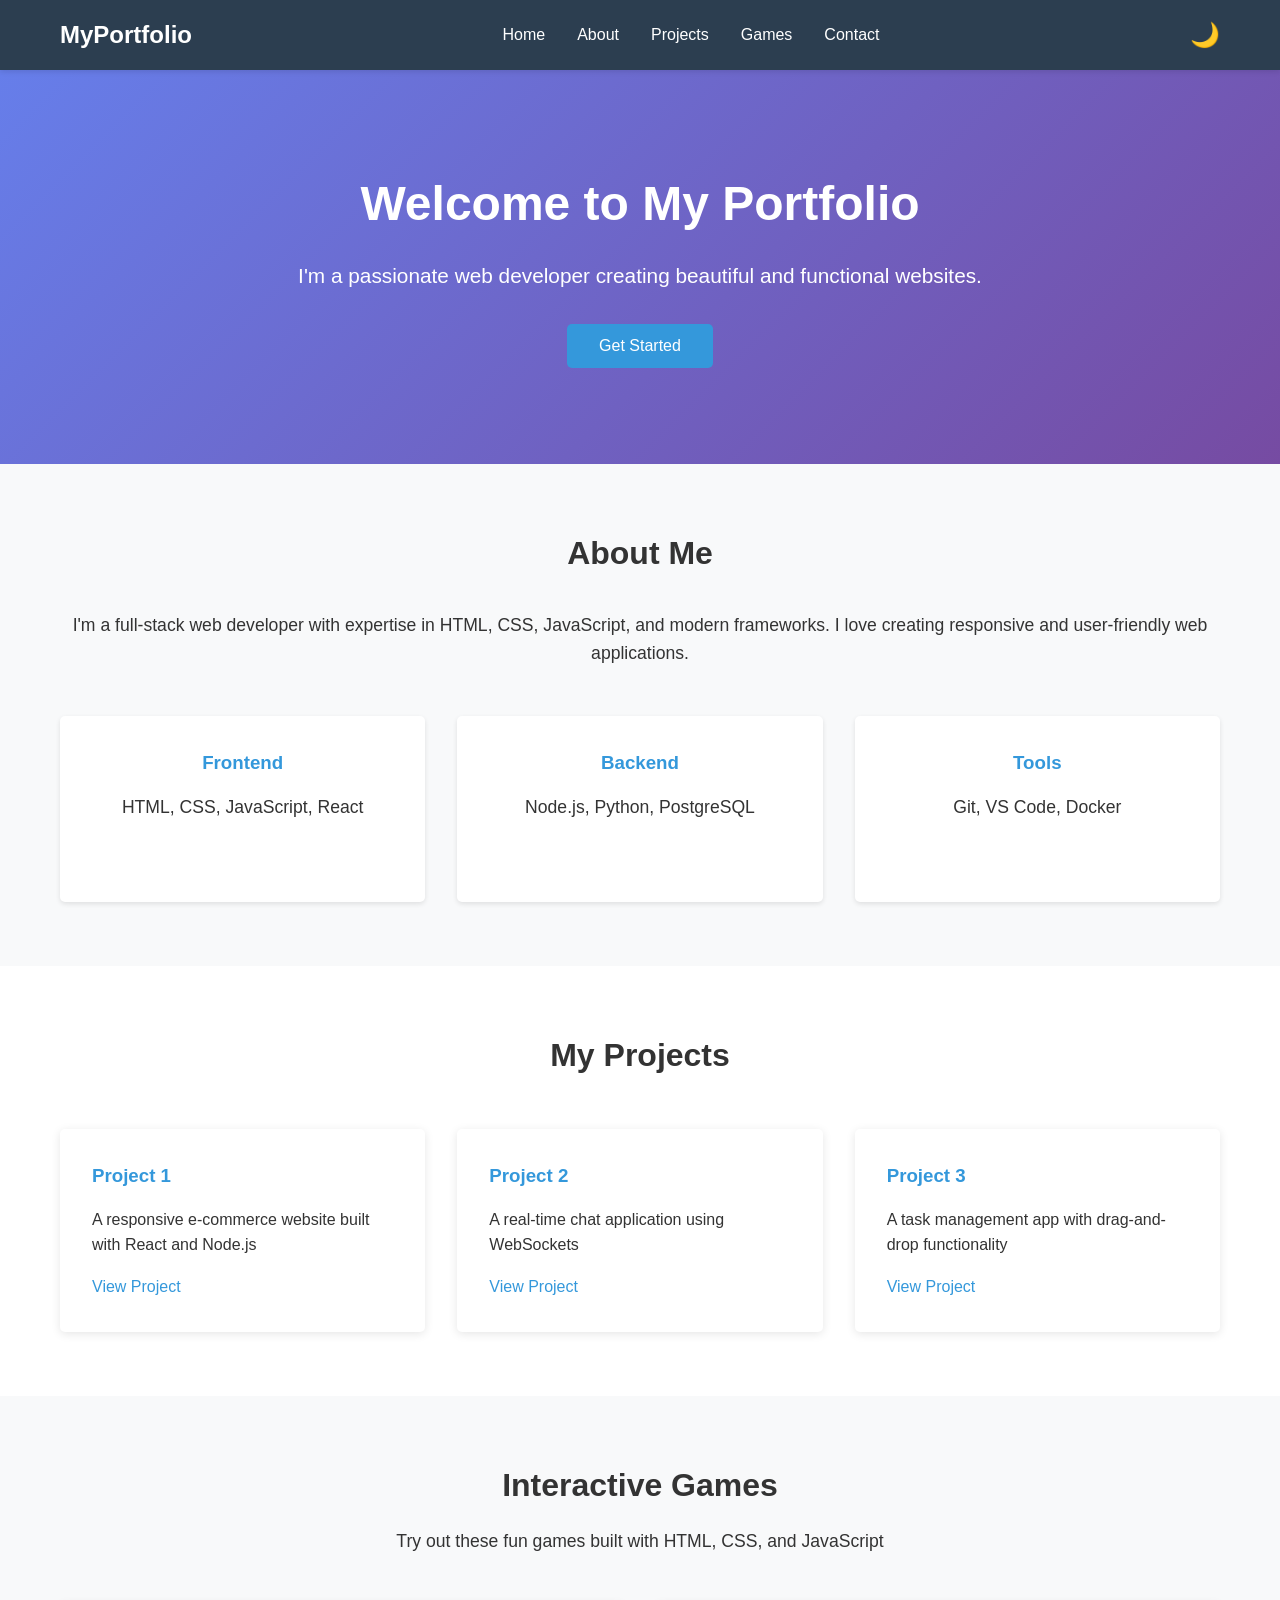
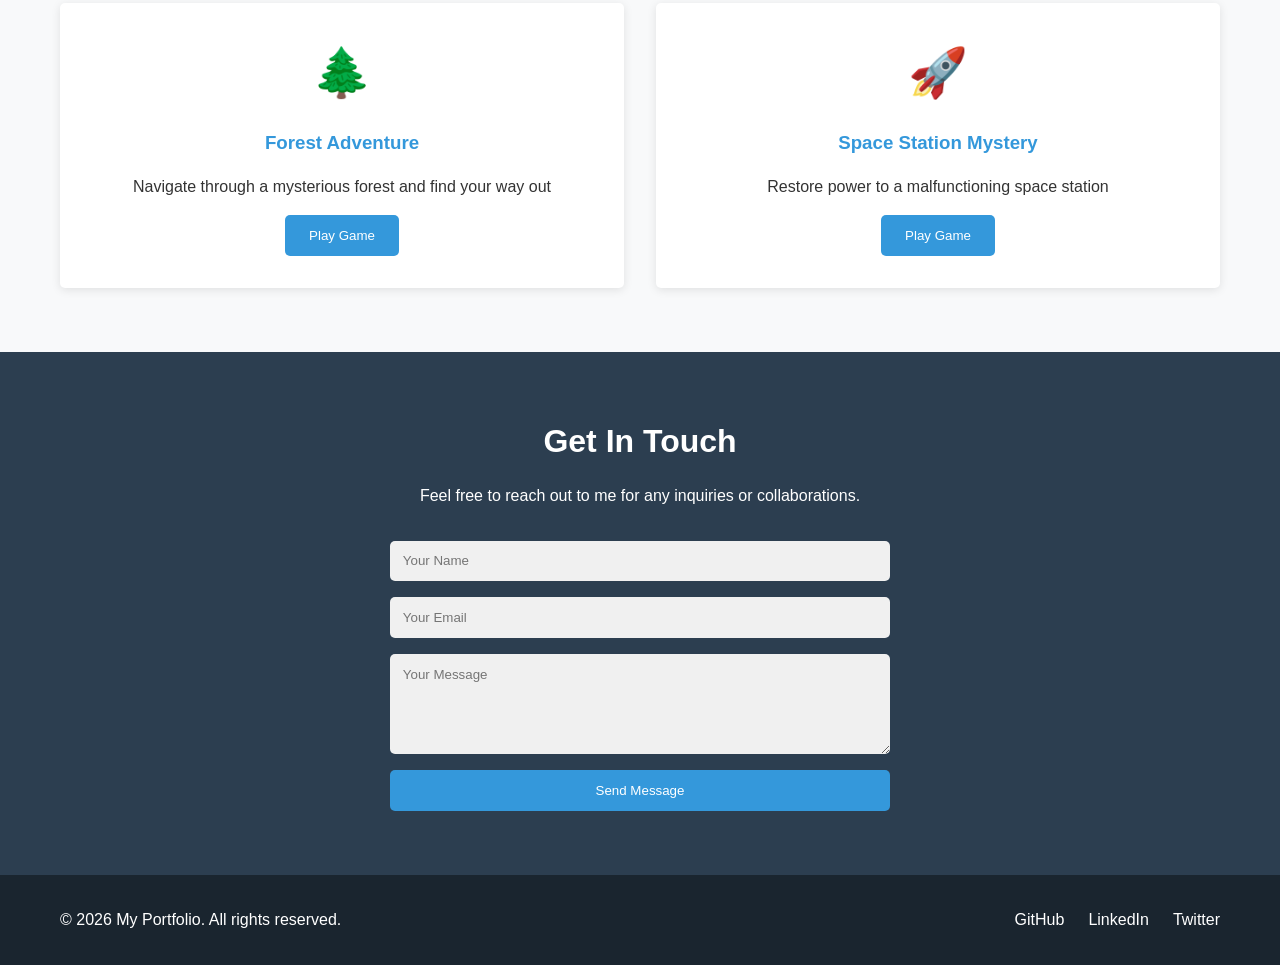
<file: index.html>
<!DOCTYPE html>
<html lang="en">
<head>
    <meta charset="UTF-8">
    <meta name="viewport" content="width=device-width, initial-scale=1.0">
    <title>My Portfolio - Web Developer</title>
    <link rel="stylesheet" href="styles.css">
</head>
<body>
    <!-- Navigation -->
    <nav class="navbar">
        <div class="container">
            <div class="logo">MyPortfolio</div>
            <ul class="nav-links">
                <li><a href="#home">Home</a></li>
                <li><a href="#about">About</a></li>
                <li><a href="#projects">Projects</a></li>
                <li><a href="#games">Games</a></li>
                <li><a href="#contact">Contact</a></li>
            </ul>
            <button class="theme-toggle" onclick="toggleDarkMode()">🌙</button>
        </div>
    </nav>

    <!-- Hero Section -->
    <section id="home" class="hero">
        <div class="container">
            <h1>Welcome to My Portfolio</h1>
            <p>I'm a passionate web developer creating beautiful and functional websites.</p>
            <button class="cta-button" onclick="document.getElementById('about').scrollIntoView({behavior: 'smooth'})">Get Started</button>
        </div>
    </section>

    <!-- About Section -->
    <section id="about" class="about">
        <div class="container">
            <h2>About Me</h2>
            <p>I'm a full-stack web developer with expertise in HTML, CSS, JavaScript, and modern frameworks. I love creating responsive and user-friendly web applications.</p>
            <div class="skills">
                <div class="skill">
                    <h3>Frontend</h3>
                    <p>HTML, CSS, JavaScript, React</p>
                </div>
                <div class="skill">
                    <h3>Backend</h3>
                    <p>Node.js, Python, PostgreSQL</p>
                </div>
                <div class="skill">
                    <h3>Tools</h3>
                    <p>Git, VS Code, Docker</p>
                </div>
            </div>
        </div>
    </section>

    <!-- Projects Section -->
    <section id="projects" class="projects">
        <div class="container">
            <h2>My Projects</h2>
            <div class="project-grid">
                <div class="project-card">
                    <h3>Project 1</h3>
                    <p>A responsive e-commerce website built with React and Node.js</p>
                    <a href="#" class="project-link">View Project</a>
                </div>
                <div class="project-card">
                    <h3>Project 2</h3>
                    <p>A real-time chat application using WebSockets</p>
                    <a href="#" class="project-link">View Project</a>
                </div>
                <div class="project-card">
                    <h3>Project 3</h3>
                    <p>A task management app with drag-and-drop functionality</p>
                    <a href="#" class="project-link">View Project</a>
                </div>
            </div>
        </div>
    </section>

    <!-- Games Section -->
    <section id="games" class="games">
        <div class="container">
            <h2>Interactive Games</h2>
            <p>Try out these fun games built with HTML, CSS, and JavaScript</p>
            <div class="games-grid">
                <div class="game-card" onclick="startForestGame()">
                    <div class="game-icon">🌲</div>
                    <h3>Forest Adventure</h3>
                    <p>Navigate through a mysterious forest and find your way out</p>
                    <button class="play-button">Play Game</button>
                </div>
                <div class="game-card" onclick="startSpaceGame()">
                    <div class="game-icon">🚀</div>
                    <h3>Space Station Mystery</h3>
                    <p>Restore power to a malfunctioning space station</p>
                    <button class="play-button">Play Game</button>
                </div>
            </div>
        </div>
    </section>

    <!-- Game Modal -->
    <div id="gameModal" class="modal">
        <div class="modal-content">
            <span class="close" onclick="closeGame()">&times;</span>
            <div id="gameContainer"></div>
        </div>
    </div>

    <!-- Contact Section -->
    <section id="contact" class="contact">
        <div class="container">
            <h2>Get In Touch</h2>
            <p>Feel free to reach out to me for any inquiries or collaborations.</p>
            <form class="contact-form" onsubmit="handleSubmit(event)">
                <input type="text" placeholder="Your Name" required>
                <input type="email" placeholder="Your Email" required>
                <textarea placeholder="Your Message" rows="5" required></textarea>
                <button type="submit" class="submit-button">Send Message</button>
            </form>
        </div>
    </section>

    <!-- Footer -->
    <footer>
        <div class="container">
            <p>&copy; 2026 My Portfolio. All rights reserved.</p>
            <div class="social-links">
                <a href="#">GitHub</a>
                <a href="#">LinkedIn</a>
                <a href="#">Twitter</a>
            </div>
        </div>
    </footer>

    <script src="games.js"></script>
    <script src="script.js"></script>
</body>
</html>
</file>
<file: styles.css>
/* General Styles */
* {
    margin: 0;
    padding: 0;
    box-sizing: border-box;
}

body {
    font-family: 'Segoe UI', Tahoma, Geneva, Verdana, sans-serif;
    line-height: 1.6;
    color: #333;
    background: #fff;
    transition: background 0.3s, color 0.3s;
}

body.dark-mode {
    background: #1a1a1a;
    color: #e0e0e0;
}

.container {
    max-width: 1200px;
    margin: 0 auto;
    padding: 0 20px;
}

/* Navigation */
.navbar {
    background: #2c3e50;
    color: white;
    padding: 1rem 0;
    position: sticky;
    top: 0;
    z-index: 100;
    box-shadow: 0 2px 5px rgba(0, 0, 0, 0.1);
}

.navbar .container {
    display: flex;
    justify-content: space-between;
    align-items: center;
}

.logo {
    font-size: 1.5rem;
    font-weight: bold;
}

.nav-links {
    display: flex;
    list-style: none;
    gap: 2rem;
}

.nav-links a {
    color: white;
    text-decoration: none;
    transition: color 0.3s;
}

.nav-links a:hover {
    color: #3498db;
}

.theme-toggle {
    background: none;
    border: none;
    font-size: 1.5rem;
    cursor: pointer;
    transition: transform 0.3s;
}

.theme-toggle:hover {
    transform: scale(1.2);
}

/* Hero Section */
.hero {
    background: linear-gradient(135deg, #667eea 0%, #764ba2 100%);
    color: white;
    text-align: center;
    padding: 6rem 2rem;
}

body.dark-mode .hero {
    background: linear-gradient(135deg, #4a5f8f 0%, #5a3a7a 100%);
}

.hero h1 {
    font-size: 3rem;
    margin-bottom: 1rem;
    animation: slideInDown 0.8s ease;
}

.hero p {
    font-size: 1.3rem;
    margin-bottom: 2rem;
    animation: slideInUp 0.8s ease;
}

.cta-button {
    background: #3498db;
    color: white;
    border: none;
    padding: 0.8rem 2rem;
    font-size: 1rem;
    border-radius: 5px;
    cursor: pointer;
    transition: background 0.3s, transform 0.3s;
}

.cta-button:hover {
    background: #2980b9;
    transform: translateY(-2px);
}

/* About Section */
.about {
    padding: 4rem 2rem;
    background: #f8f9fa;
}

body.dark-mode .about {
    background: #2a2a2a;
}

.about h2 {
    text-align: center;
    margin-bottom: 2rem;
    font-size: 2rem;
}

.about p {
    text-align: center;
    margin-bottom: 3rem;
    font-size: 1.1rem;
}

.skills {
    display: grid;
    grid-template-columns: repeat(auto-fit, minmax(250px, 1fr));
    gap: 2rem;
}

.skill {
    background: white;
    padding: 2rem;
    border-radius: 5px;
    box-shadow: 0 2px 5px rgba(0, 0, 0, 0.1);
    text-align: center;
    transition: transform 0.3s;
}

body.dark-mode .skill {
    background: #333;
}

.skill:hover {
    transform: translateY(-5px);
}

.skill h3 {
    margin-bottom: 1rem;
    color: #3498db;
}

/* Projects Section */
.projects {
    padding: 4rem 2rem;
}

.projects h2 {
    text-align: center;
    margin-bottom: 3rem;
    font-size: 2rem;
}

.project-grid {
    display: grid;
    grid-template-columns: repeat(auto-fit, minmax(300px, 1fr));
    gap: 2rem;
}

.project-card {
    background: white;
    padding: 2rem;
    border-radius: 5px;
    box-shadow: 0 2px 10px rgba(0, 0, 0, 0.1);
    transition: transform 0.3s;
}

body.dark-mode .project-card {
    background: #333;
}

.project-card:hover {
    transform: translateY(-5px);
}

.project-card h3 {
    color: #3498db;
    margin-bottom: 1rem;
}

.project-link {
    display: inline-block;
    color: #3498db;
    text-decoration: none;
    margin-top: 1rem;
    transition: color 0.3s;
}

.project-link:hover {
    color: #2980b9;
    text-decoration: underline;
}

/* Games Section */
.games {
    padding: 4rem 2rem;
    background: #f8f9fa;
}

body.dark-mode .games {
    background: #2a2a2a;
}

.games h2 {
    text-align: center;
    margin-bottom: 1rem;
    font-size: 2rem;
}

.games > .container > p {
    text-align: center;
    margin-bottom: 3rem;
    font-size: 1.1rem;
}

.games-grid {
    display: grid;
    grid-template-columns: repeat(auto-fit, minmax(300px, 1fr));
    gap: 2rem;
}

.game-card {
    background: white;
    padding: 2rem;
    border-radius: 5px;
    box-shadow: 0 2px 10px rgba(0, 0, 0, 0.1);
    cursor: pointer;
    transition: transform 0.3s, box-shadow 0.3s;
    text-align: center;
}

body.dark-mode .game-card {
    background: #333;
}

.game-card:hover {
    transform: translateY(-5px);
    box-shadow: 0 5px 20px rgba(0, 0, 0, 0.2);
}

.game-icon {
    font-size: 3rem;
    margin-bottom: 1rem;
    animation: float 3s ease-in-out infinite;
}

.game-card h3 {
    color: #3498db;
    margin-bottom: 1rem;
}

.play-button {
    background: #3498db;
    color: white;
    border: none;
    padding: 0.8rem 1.5rem;
    border-radius: 5px;
    cursor: pointer;
    margin-top: 1rem;
    transition: background 0.3s;
}

.play-button:hover {
    background: #2980b9;
}

/* Modal Styles */
.modal {
    display: none;
    position: fixed;
    z-index: 1000;
    left: 0;
    top: 0;
    width: 100%;
    height: 100%;
    background-color: rgba(0, 0, 0, 0.5);
    animation: fadeIn 0.3s ease;
}

.modal-content {
    background-color: white;
    margin: 5% auto;
    padding: 2rem;
    border-radius: 10px;
    max-width: 800px;
    max-height: 80vh;
    overflow-y: auto;
    box-shadow: 0 5px 20px rgba(0, 0, 0, 0.3);
}

body.dark-mode .modal-content {
    background-color: #333;
}

.close {
    color: #aaa;
    float: right;
    font-size: 2rem;
    font-weight: bold;
    cursor: pointer;
    transition: color 0.3s;
}

.close:hover {
    color: #000;
}

body.dark-mode .close:hover {
    color: #fff;
}

/* Game Container Styles */
#gameContainer {
    font-size: 1rem;
    line-height: 1.8;
}

.game-text {
    margin-bottom: 1.5rem;
    white-space: pre-wrap;
}

.game-choices {
    display: grid;
    gap: 1rem;
}

.choice-button {
    background: #3498db;
    color: white;
    border: none;
    padding: 1rem;
    border-radius: 5px;
    cursor: pointer;
    font-size: 1rem;
    transition: background 0.3s;
    text-align: left;
}

.choice-button:hover {
    background: #2980b9;
}

/* Contact Section */
.contact {
    background: #2c3e50;
    color: white;
    padding: 4rem 2rem;
    text-align: center;
}

body.dark-mode .contact {
    background: #1a1a1a;
}

.contact h2 {
    margin-bottom: 1rem;
    font-size: 2rem;
}

.contact p {
    margin-bottom: 2rem;
}

.contact-form {
    display: flex;
    flex-direction: column;
    max-width: 500px;
    margin: 0 auto;
    gap: 1rem;
}

.contact-form input,
.contact-form textarea {
    padding: 0.8rem;
    border: none;
    border-radius: 5px;
    font-family: inherit;
    background: #f0f0f0;
    color: #333;
}

.contact-form input:focus,
.contact-form textarea:focus {
    outline: none;
    box-shadow: 0 0 5px #3498db;
}

.submit-button {
    background: #3498db;
    color: white;
    border: none;
    padding: 0.8rem;
    border-radius: 5px;
    cursor: pointer;
    transition: background 0.3s;
}

.submit-button:hover {
    background: #2980b9;
}

/* Footer */
footer {
    background: #1a252f;
    color: white;
    text-align: center;
    padding: 2rem;
}

footer .container {
    display: flex;
    justify-content: space-between;
    align-items: center;
}

.social-links {
    display: flex;
    gap: 1.5rem;
}

.social-links a {
    color: white;
    text-decoration: none;
    transition: color 0.3s;
}

.social-links a:hover {
    color: #3498db;
}

/* Animations */
@keyframes slideInDown {
    from {
        opacity: 0;
        transform: translateY(-30px);
    }
    to {
        opacity: 1;
        transform: translateY(0);
    }
}

@keyframes slideInUp {
    from {
        opacity: 0;
        transform: translateY(30px);
    }
    to {
        opacity: 1;
        transform: translateY(0);
    }
}

@keyframes float {
    0%, 100% {
        transform: translateY(0);
    }
    50% {
        transform: translateY(-10px);
    }
}

@keyframes fadeIn {
    from {
        opacity: 0;
    }
    to {
        opacity: 1;
    }
}

/* Responsive */
@media (max-width: 768px) {
    .hero h1 {
        font-size: 2rem;
    }

    .nav-links {
        flex-direction: column;
        gap: 1rem;
    }

    footer .container {
        flex-direction: column;
        gap: 1rem;
    }

    .navbar .container {
        flex-wrap: wrap;
    }
}
</file>
